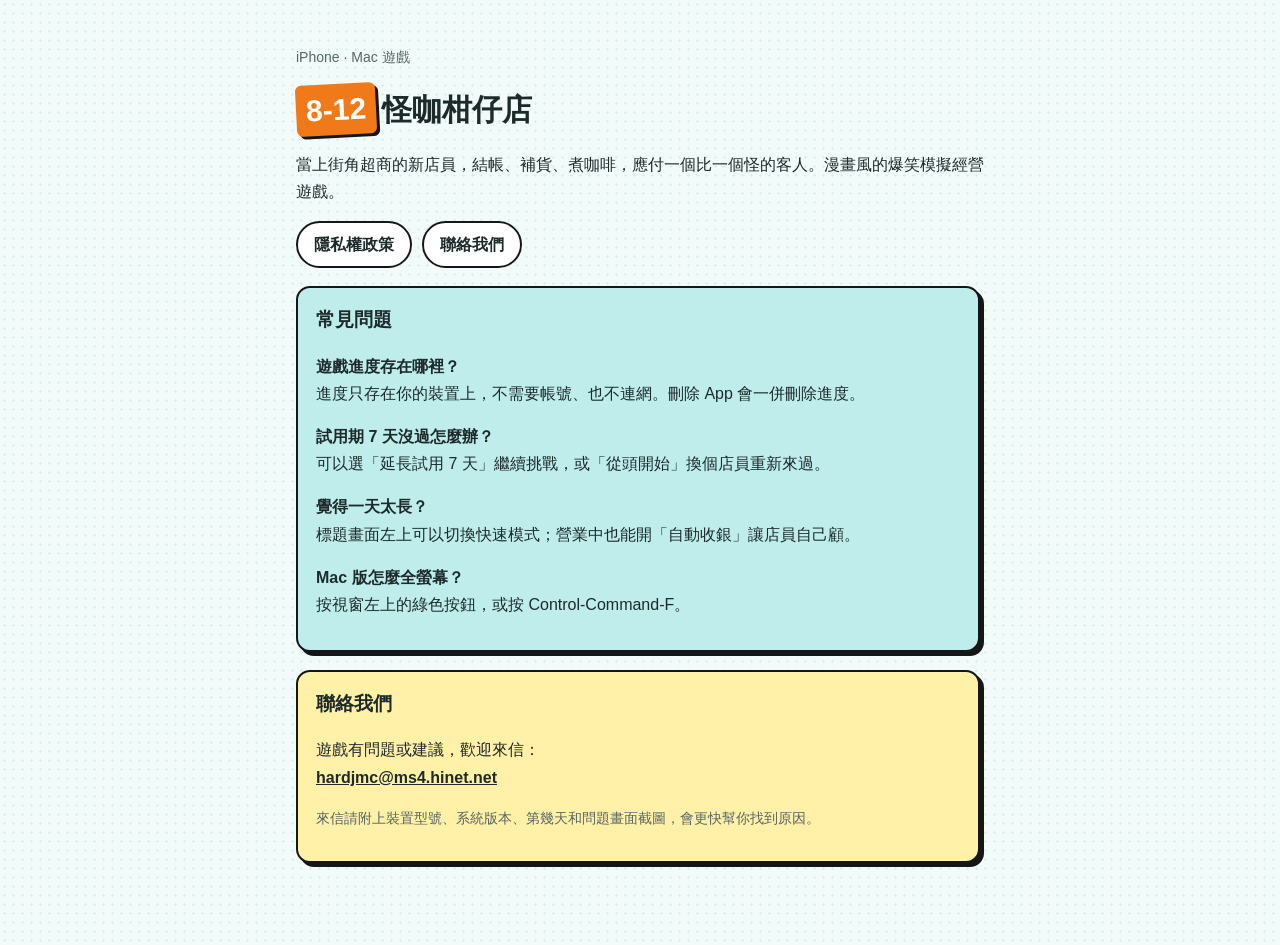
<file: index.html>
<!doctype html>
<html lang="zh-Hant">
<head>
<meta charset="utf-8">
<meta name="viewport" content="width=device-width, initial-scale=1">
<title>8-12 怪咖柑仔店 · 支援</title>
<link rel="stylesheet" href="style.css">
</head>
<body>
<main>
  <p class="muted">iPhone · Mac 遊戲</p>
  <h1><span class="tag">8-12</span>怪咖柑仔店</h1>
  <p>當上街角超商的新店員，結帳、補貨、煮咖啡，應付一個比一個怪的客人。漫畫風的爆笑模擬經營遊戲。</p>
  <nav><a href="privacy/">隱私權政策</a><a href="#contact">聯絡我們</a></nav>

  <section class="card teal">
    <h2>常見問題</h2>
    <p><b>遊戲進度存在哪裡？</b><br>進度只存在你的裝置上，不需要帳號、也不連網。刪除 App 會一併刪除進度。</p>
    <p><b>試用期 7 天沒過怎麼辦？</b><br>可以選「延長試用 7 天」繼續挑戰，或「從頭開始」換個店員重新來過。</p>
    <p><b>覺得一天太長？</b><br>標題畫面左上可以切換快速模式；營業中也能開「自動收銀」讓店員自己顧。</p>
    <p><b>Mac 版怎麼全螢幕？</b><br>按視窗左上的綠色按鈕，或按 Control‑Command‑F。</p>
  </section>

  <section class="card lemon" id="contact">
    <h2>聯絡我們</h2>
    <p>遊戲有問題或建議，歡迎來信：<br><a href="mailto:hardjmc@ms4.hinet.net">hardjmc@ms4.hinet.net</a></p>
    <p class="muted">來信請附上裝置型號、系統版本、第幾天和問題畫面截圖，會更快幫你找到原因。</p>
  </section>
</main>
</body>
</html>
</file>
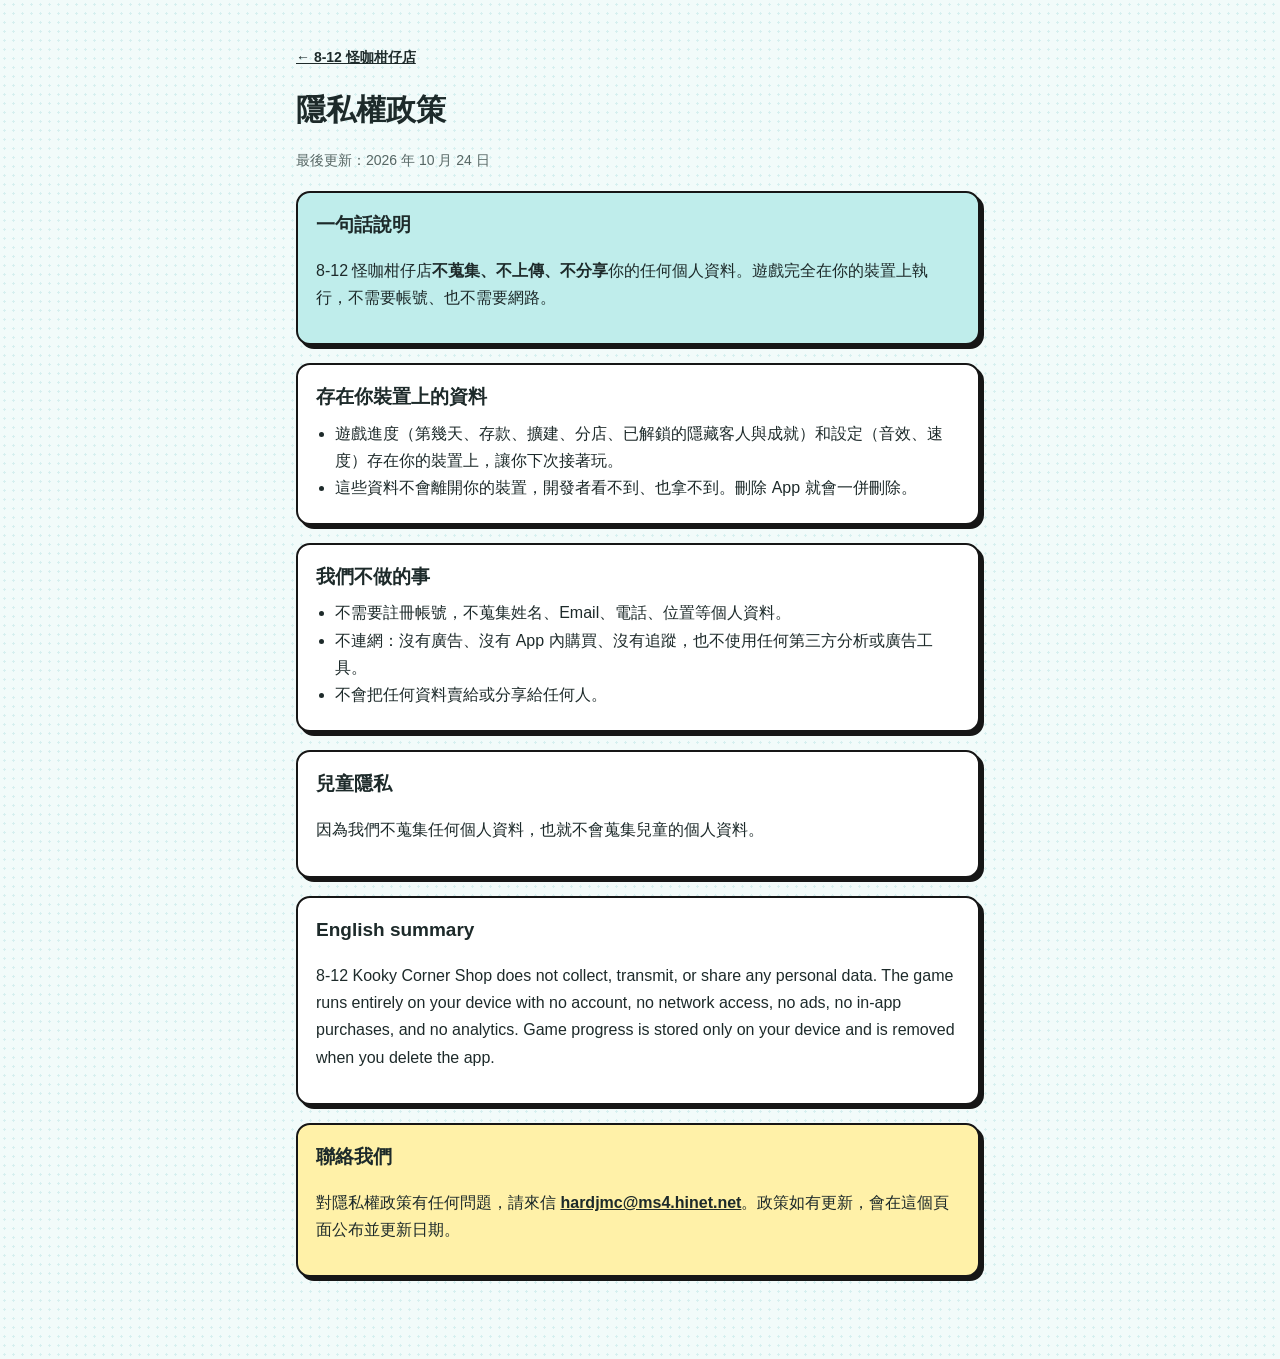
<file: privacy/index.html>
<!doctype html>
<html lang="zh-Hant">
<head>
<meta charset="utf-8">
<meta name="viewport" content="width=device-width, initial-scale=1">
<title>8-12 怪咖柑仔店 · 隱私權政策</title>
<link rel="stylesheet" href="../style.css">
</head>
<body>
<main>
  <p class="muted"><a href="../">← 8-12 怪咖柑仔店</a></p>
  <h1>隱私權政策</h1>
  <p class="muted">最後更新：2026 年 10 月 24 日</p>

  <section class="card teal">
    <h2>一句話說明</h2>
    <p>8-12 怪咖柑仔店<b>不蒐集、不上傳、不分享</b>你的任何個人資料。遊戲完全在你的裝置上執行，不需要帳號、也不需要網路。</p>
  </section>

  <section class="card">
    <h2>存在你裝置上的資料</h2>
    <ul>
      <li>遊戲進度（第幾天、存款、擴建、分店、已解鎖的隱藏客人與成就）和設定（音效、速度）存在你的裝置上，讓你下次接著玩。</li>
      <li>這些資料不會離開你的裝置，開發者看不到、也拿不到。刪除 App 就會一併刪除。</li>
    </ul>
  </section>

  <section class="card">
    <h2>我們不做的事</h2>
    <ul>
      <li>不需要註冊帳號，不蒐集姓名、Email、電話、位置等個人資料。</li>
      <li>不連網：沒有廣告、沒有 App 內購買、沒有追蹤，也不使用任何第三方分析或廣告工具。</li>
      <li>不會把任何資料賣給或分享給任何人。</li>
    </ul>
  </section>

  <section class="card">
    <h2>兒童隱私</h2>
    <p>因為我們不蒐集任何個人資料，也就不會蒐集兒童的個人資料。</p>
  </section>

  <section class="card">
    <h2>English summary</h2>
    <p>8-12 Kooky Corner Shop does not collect, transmit, or share any personal data. The game runs entirely on your device with no account, no network access, no ads, no in-app purchases, and no analytics. Game progress is stored only on your device and is removed when you delete the app.</p>
  </section>

  <section class="card lemon">
    <h2>聯絡我們</h2>
    <p>對隱私權政策有任何問題，請來信 <a href="mailto:hardjmc@ms4.hinet.net">hardjmc@ms4.hinet.net</a>。政策如有更新，會在這個頁面公布並更新日期。</p>
  </section>
</main>
</body>
</html>
</file>
<file: style.css>
:root { --ground:#F2FBFA; --ink:#1D2A2A; --ink2:#566664; --line:#161616; --teal:#BFEDEB; --orange:#FFD9B8; --lemon:#FFF1A8; --rose:#FFC9D6; --surface:#FFFFFF; --dot:rgba(17,163,160,.12); }
@media (prefers-color-scheme: dark) { :root { --ground:#0F1716; --ink:#E4EEEC; --ink2:#9DB0AD; --line:#E4EEEC; --teal:#1C4644; --orange:#5A3A1E; --lemon:#5A5020; --rose:#5A2F3A; --surface:#152220; --dot:rgba(44,196,192,.10); } }
* { box-sizing: border-box; }
body { margin: 0; background: var(--ground); color: var(--ink); font-family: -apple-system, "PingFang TC", "Noto Sans TC", sans-serif; line-height: 1.7; background-image: radial-gradient(var(--dot) 1.2px, transparent 1.3px); background-size: 9px 9px; }
main { max-width: 720px; margin: 0 auto; padding: 32px 16px 64px; }
h1 { font-size: 30px; font-weight: 900; margin: 8px 0 4px; }
h2 { font-size: 19px; font-weight: 900; margin: 0 0 6px; }
p, li { color: var(--ink); }
.muted { color: var(--ink2); font-size: 14px; }
.tag { display: inline-block; font-weight: 900; background: #F07A1A; color: #fff; padding: 0 10px; border-radius: 6px; transform: rotate(-3deg); box-shadow: 3px 3px 0 var(--line); margin-right: 6px; }
.card { background: var(--surface); border: 2.5px solid var(--line); border-radius: 14px; box-shadow: 4px 4px 0 var(--line); padding: 16px 18px; margin: 18px 4px 18px 0; }
.teal { background: var(--teal); } .orange { background: var(--orange); } .lemon { background: var(--lemon); } .rose { background: var(--rose); }
a { color: var(--ink); font-weight: 700; }
nav { display: flex; gap: 10px; flex-wrap: wrap; margin-top: 12px; }
nav a { display: inline-block; padding: 8px 16px; border: 2px solid var(--line); border-radius: 999px; background: var(--surface); text-decoration: none; }
ul { padding-left: 1.2em; margin: 6px 0; }
</file>
